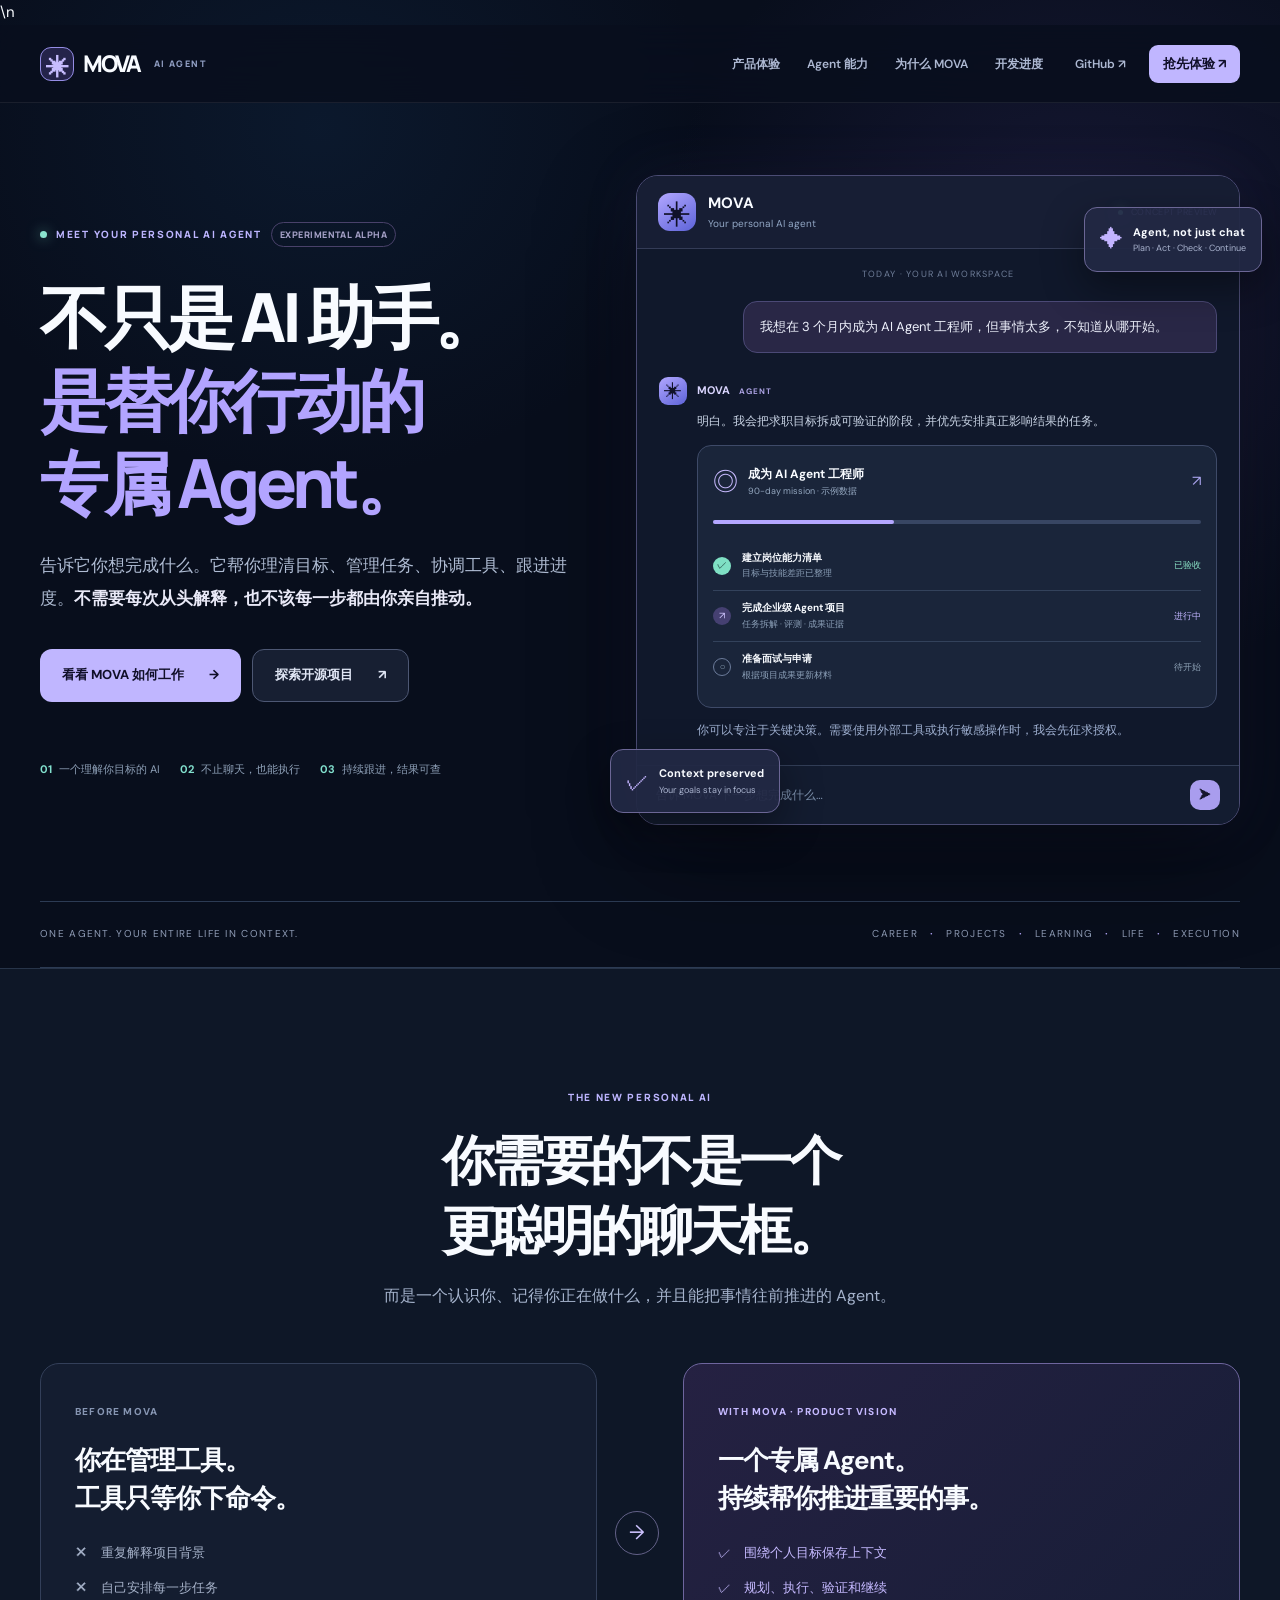
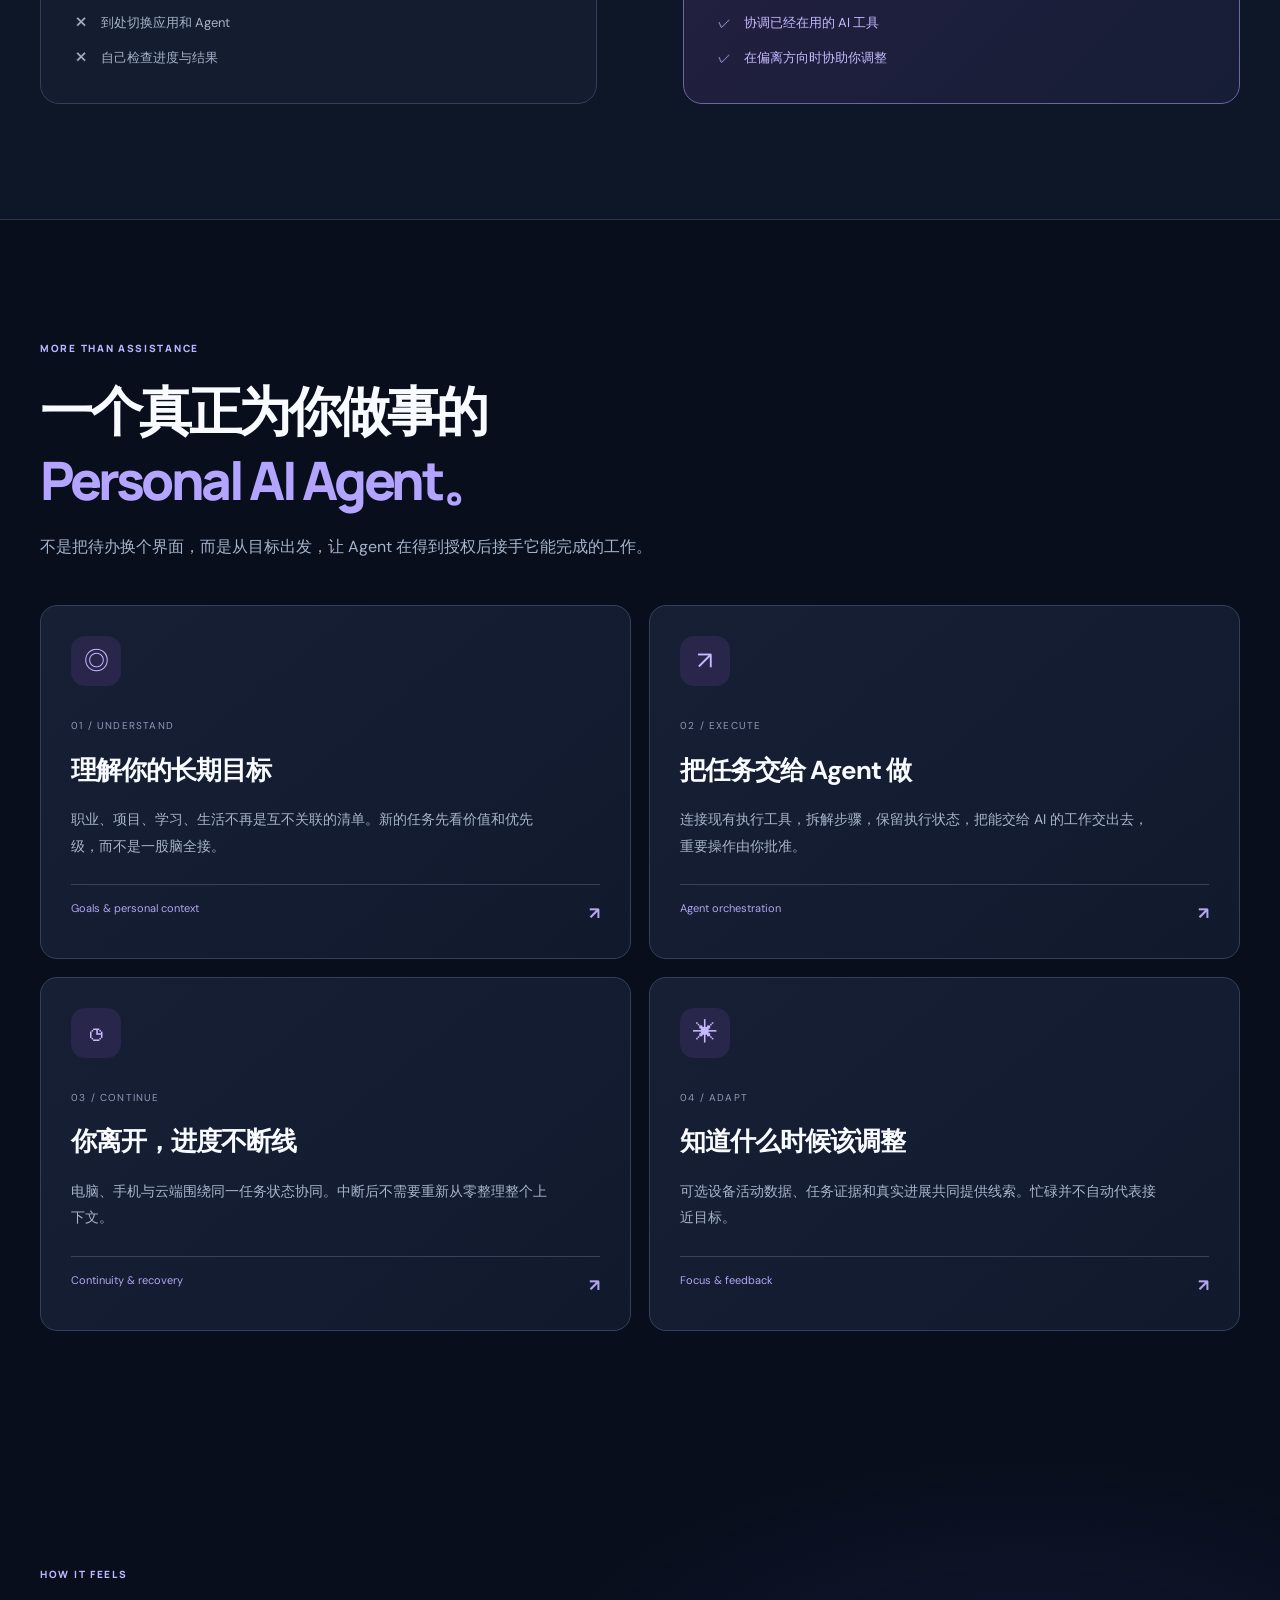
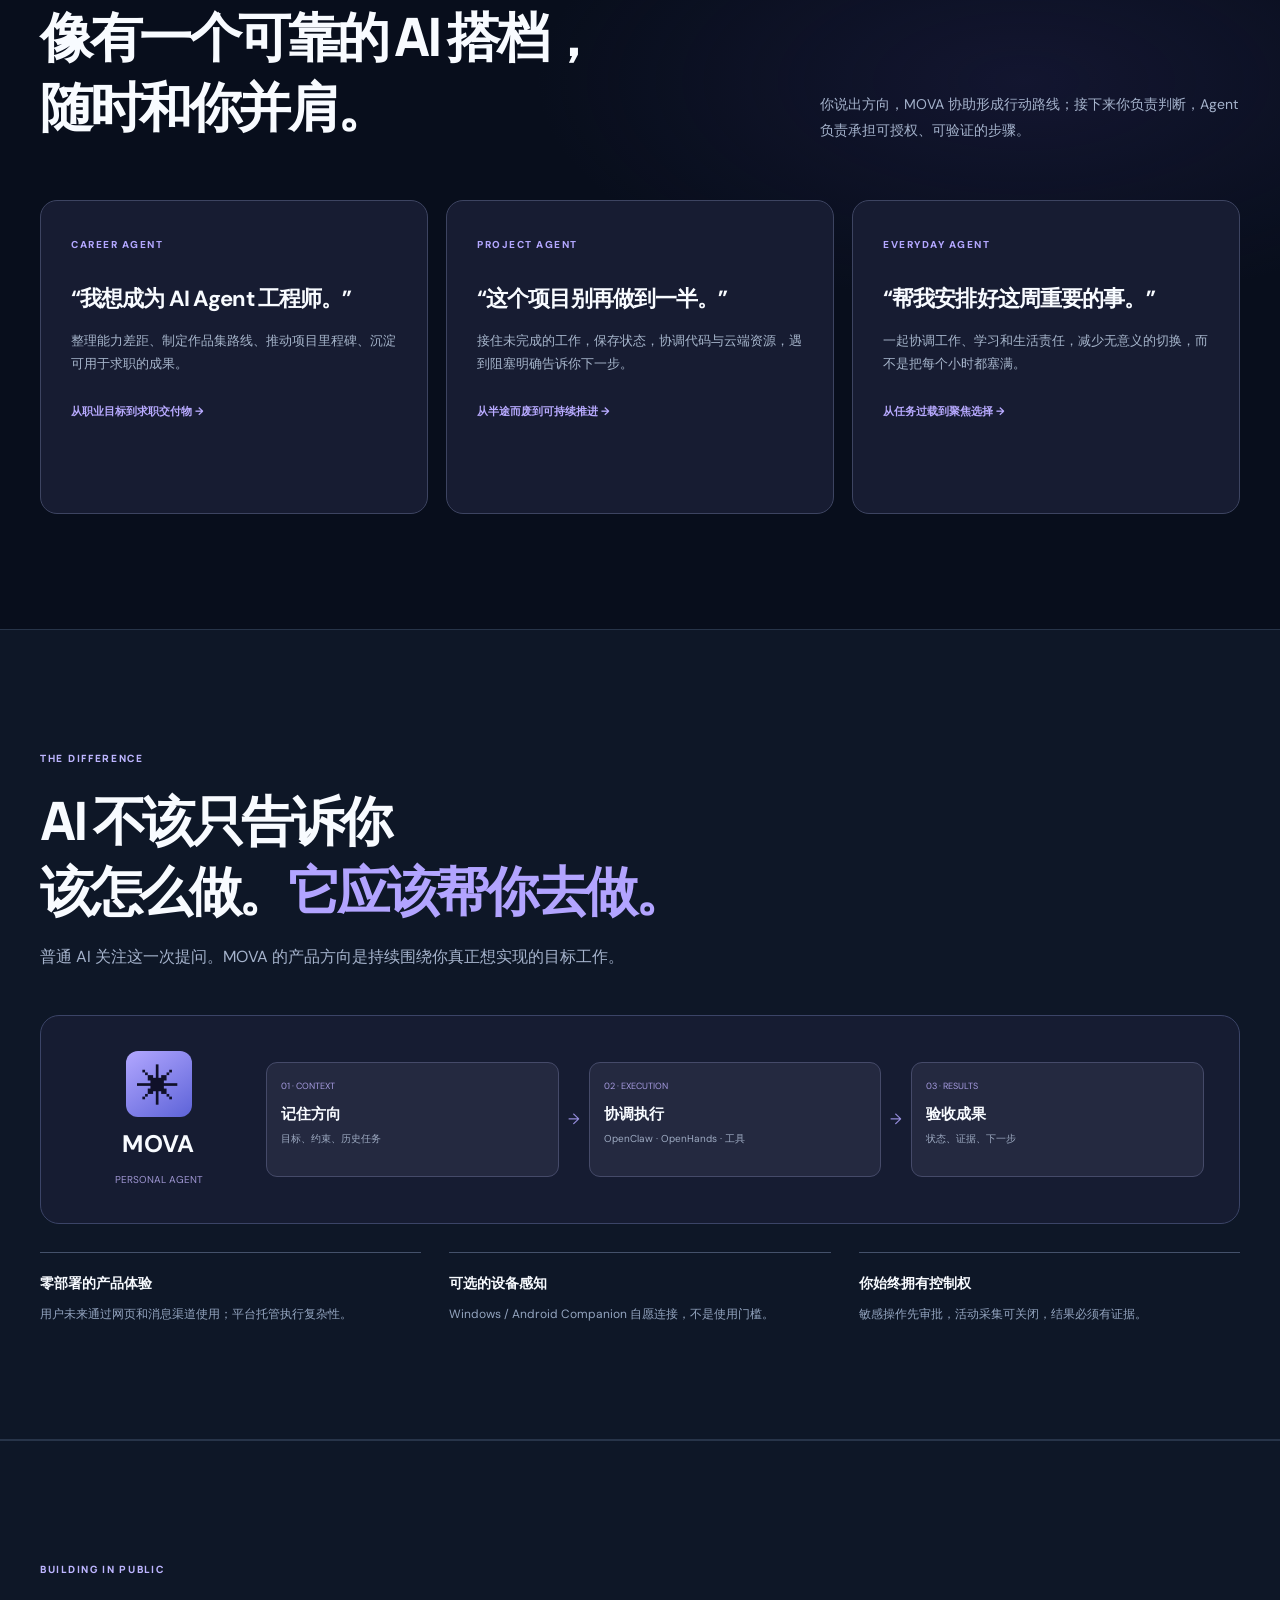
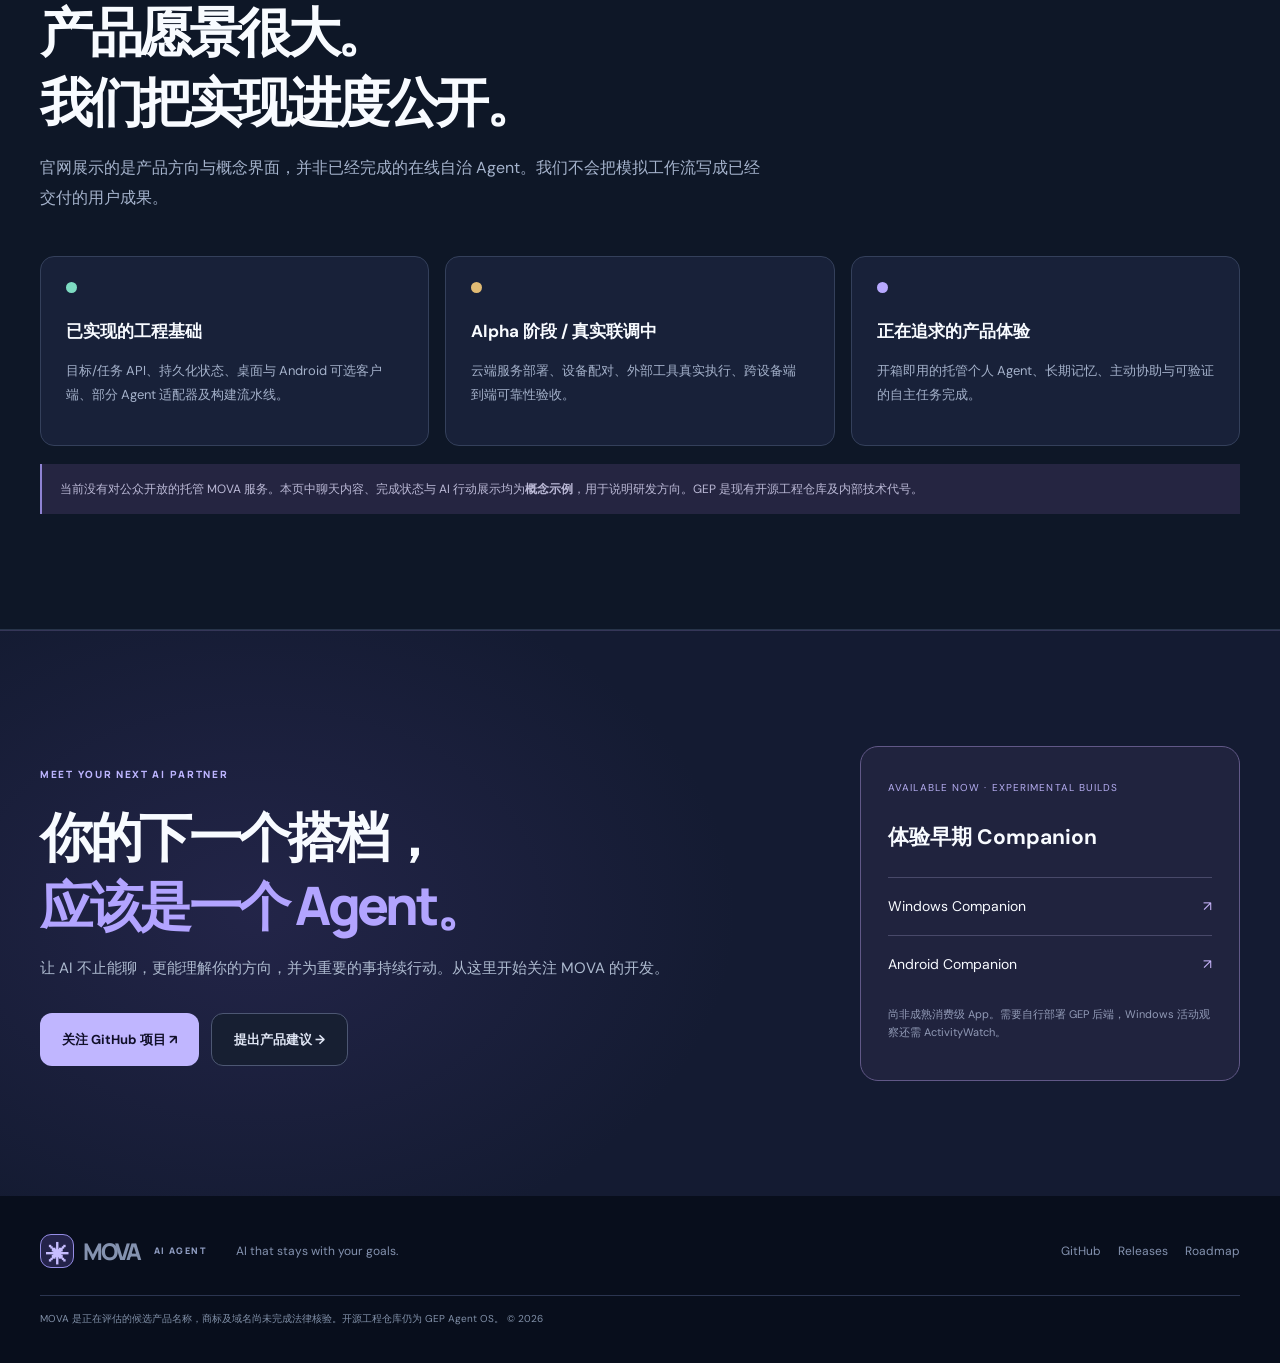
<file: index.html>
<!doctype html>
<html lang="zh-CN"><head>
<meta charset="utf-8"><meta name="viewport" content="width=device-width,initial-scale=1">
<meta name="theme-color" content="#080e1c">\n<meta http-equiv="Cache-Control" content="no-cache, no-store, must-revalidate">
<meta name="description" content="MOVA — 为你而行动的随身 AI Agent。理解长期目标，接手任务，协调工具，跟进结果。从想做，到做成。">
<meta property="og:title" content="MOVA — 你的随身 AI Agent，不只回答，更会行动。">
<meta property="og:description" content="从任务到目标，一个持续记住上下文、协调工作流、跟进成果的个人 AI Agent。">
<meta property="og:type" content="website">
<title>MOVA | 你的随身 AI Agent · 让目标真正发生</title>
<link rel="icon" href="assets/gep-mark.svg?v=20261010b" type="image/svg+xml">
<link rel="stylesheet" href="styles.css?v=20261010b" type="text/css">
<style id="gep-critical-layout">
/* Defensive layout if a desktop browser has a stale or unavailable stylesheet. */
html{box-sizing:border-box}*,*:before,*:after{box-sizing:inherit}
body{margin:0;background:#080e1c;color:#f8fbff}
.container{width:calc(100% - 56px);max-width:1200px;margin-left:auto;margin-right:auto}
.hero{display:grid;grid-template-columns:minmax(0,.97fr) minmax(0,1.03fr);gap:28px;align-items:center}
.hero-copy,.demo-shell,.demo-app{min-width:0}
@media(max-width:950px){.hero{grid-template-columns:minmax(0,1fr)}}
@media(max-width:650px){.container{width:calc(100% - 36px)}}
</style></head><body>
<div class="aura" aria-hidden="true"></div>
<header class="topbar"><div class="container nav">
<a href="#top" class="brand" aria-label="MOVA 首页"><span class="brand-mark"><span>✳</span></span><span>MOVA</span><span class="brand-suffix">AI AGENT</span></a>
<nav aria-label="主导航" class="navlinks"><a href="#product">产品体验</a><a href="#agents">Agent 能力</a><a href="#difference">为什么 MOVA</a><a href="#build">开发进度</a></nav>
<div class="navright"><a class="text-link" target="_blank" rel="noopener" href="https://github.com/Benjamindaoson/gep-agent-os">GitHub ↗</a><a class="pill-button small" href="#early-access">抢先体验 ↗</a></div>
</div></header>
<main id="top">
<section class="hero container">
<div class="hero-copy">
<div class="tagline"><i></i> MEET YOUR PERSONAL AI AGENT <span class="alpha-tag">EXPERIMENTAL ALPHA</span></div>
<h1>不只是 AI 助手。<br><span>是替你行动的<br>专属 Agent。</span></h1>
<p class="hero-desc">告诉它你想完成什么。它帮你理清目标、管理任务、协调工具、跟进进度。<strong>不需要每次从头解释，也不该每一步都由你亲自推动。</strong></p>
<div class="hero-actions"><a class="pill-button" href="#product">看看 MOVA 如何工作 <span>→</span></a><a class="ghost-button" href="https://github.com/Benjamindaoson/gep-agent-os" target="_blank" rel="noopener">探索开源项目 <span>↗</span></a></div>
<div class="hero-foot"><span><b>01</b> 一个理解你目标的 AI</span><span><b>02</b> 不止聊天，也能执行</span><span><b>03</b> 持续跟进，结果可查</span></div>
</div>
<div class="demo-shell">
<div class="demo-halo"></div>
<div class="demo-app" aria-label="MOVA Agent 产品概念演示，非在线运行的 Agent">
<div class="demo-head"><div class="agent-avatar">✳</div><div><strong>MOVA</strong><small>Your personal AI agent</small></div><span class="online"><i></i> CONCEPT PREVIEW</span></div>
<div class="demo-body">
<div class="demo-time">TODAY · YOUR AI WORKSPACE</div>
<div class="bubble-user">我想在 3 个月内成为 AI Agent 工程师，但事情太多，不知道从哪开始。</div>
<div class="ai-turn"><div class="turn-avatar">✳</div><div class="turn-content"><span class="turn-name">MOVA <i>AGENT</i></span>
<p>明白。我会把求职目标拆成可验证的阶段，并优先安排真正影响结果的任务。</p>
<div class="agent-plan">
<div class="plan-header"><span class="plan-icon">◎</span><div><b>成为 AI Agent 工程师</b><small>90-day mission · 示例数据</small></div><span class="plan-link">↗</span></div>
<div class="progress-track"><span></span></div>
<div class="plan-row"><span class="done">✓</span><div><b>建立岗位能力清单</b><small>目标与技能差距已整理</small></div><label>已验收</label></div>
<div class="plan-row"><span class="working">↗</span><div><b>完成企业级 Agent 项目</b><small>任务拆解 · 评测 · 成果证据</small></div><label class="blue">进行中</label></div>
<div class="plan-row"><span class="open">○</span><div><b>准备面试与申请</b><small>根据项目成果更新材料</small></div><label class="dim">待开始</label></div>
</div>
<p class="ai-question">你可以专注于关键决策。需要使用外部工具或执行敏感操作时，我会先征求授权。</p>
</div></div>
</div>
<div class="demo-compose"><span>告诉 MOVA 下一步想完成什么…</span><span class="send-circle">➤</span></div>
</div>
<div class="floating-note note-one"><span>✦</span><div><b>Agent, not just chat</b><small>Plan · Act · Check · Continue</small></div></div>
<div class="floating-note note-two"><span>✓</span><div><b>Context preserved</b><small>Your goals stay in focus</small></div></div>
</div>
</section>
<div class="container"><div class="signal-strip"><span>ONE AGENT. YOUR ENTIRE LIFE IN CONTEXT.</span><div>CAREER <b>·</b> PROJECTS <b>·</b> LEARNING <b>·</b> LIFE <b>·</b> EXECUTION</div></div></div>
<section class="section section-contrast" id="product"><div class="container">
<div class="section-heading center"><span class="kicker">THE NEW PERSONAL AI</span><h2>你需要的不是一个<br>更聪明的聊天框。</h2><p>而是一个认识你、记得你正在做什么，并且能把事情往前推进的 Agent。</p></div>
<div class="shift-grid">
<div class="shift-card old"><span>BEFORE MOVA</span><h3>你在管理工具。<br>工具只等你下命令。</h3><div class="old-list"><div>✕　重复解释项目背景</div><div>✕　自己安排每一步任务</div><div>✕　到处切换应用和 Agent</div><div>✕　自己检查进度与结果</div></div></div>
<div class="shift-arrow">→</div>
<div class="shift-card new"><span>WITH MOVA · PRODUCT VISION</span><h3>一个专属 Agent。<br>持续帮你推进重要的事。</h3><div class="new-list"><div>✓　围绕个人目标保存上下文</div><div>✓　规划、执行、验证和继续</div><div>✓　协调已经在用的 AI 工具</div><div>✓　在偏离方向时协助你调整</div></div></div>
</div>
</div></section>
<section class="section" id="agents"><div class="container">
<div class="section-heading"><span class="kicker">MORE THAN ASSISTANCE</span><h2>一个真正为你做事的<br><span>Personal AI Agent。</span></h2><p>不是把待办换个界面，而是从目标出发，让 Agent 在得到授权后接手它能完成的工作。</p></div>
<div class="feature-grid">
<article class="feature-card"><div class="feature-symbol">◎</div><span>01 / UNDERSTAND</span><h3>理解你的长期目标</h3><p>职业、项目、学习、生活不再是互不关联的清单。新的任务先看价值和优先级，而不是一股脑全接。</p><div class="feature-bottom">Goals & personal context <b>↗</b></div></article>
<article class="feature-card"><div class="feature-symbol">↗</div><span>02 / EXECUTE</span><h3>把任务交给 Agent 做</h3><p>连接现有执行工具，拆解步骤，保留执行状态，把能交给 AI 的工作交出去，重要操作由你批准。</p><div class="feature-bottom">Agent orchestration <b>↗</b></div></article>
<article class="feature-card"><div class="feature-symbol">◷</div><span>03 / CONTINUE</span><h3>你离开，进度不断线</h3><p>电脑、手机与云端围绕同一任务状态协同。中断后不需要重新从零整理整个上下文。</p><div class="feature-bottom">Continuity & recovery <b>↗</b></div></article>
<article class="feature-card"><div class="feature-symbol">✳</div><span>04 / ADAPT</span><h3>知道什么时候该调整</h3><p>可选设备活动数据、任务证据和真实进展共同提供线索。忙碌并不自动代表接近目标。</p><div class="feature-bottom">Focus & feedback <b>↗</b></div></article>
</div>
</div></section>
<section class="section showcase-section" id="experience"><div class="container">
<div class="showcase-top"><div><span class="kicker">HOW IT FEELS</span><h2>像有一个可靠的 AI 搭档，<br>随时和你并肩。</h2></div><p>你说出方向，MOVA 协助形成行动路线；接下来你负责判断，Agent 负责承担可授权、可验证的步骤。</p></div>
<div class="scenarios"><article><span>CAREER AGENT</span><h3>“我想成为 AI Agent 工程师。”</h3><p>整理能力差距、制定作品集路线、推动项目里程碑、沉淀可用于求职的成果。</p><b>从职业目标到求职交付物 →</b></article>
<article><span>PROJECT AGENT</span><h3>“这个项目别再做到一半。”</h3><p>接住未完成的工作，保存状态，协调代码与云端资源，遇到阻塞明确告诉你下一步。</p><b>从半途而废到可持续推进 →</b></article>
<article><span>EVERYDAY AGENT</span><h3>“帮我安排好这周重要的事。”</h3><p>一起协调工作、学习和生活责任，减少无意义的切换，而不是把每个小时都塞满。</p><b>从任务过载到聚焦选择 →</b></article></div>
</div></section>
<section class="section operating-section" id="difference"><div class="container"><div class="section-heading"><span class="kicker">THE DIFFERENCE</span><h2>AI 不该只告诉你<br>该怎么做。<span>它应该帮你去做。</span></h2><p>普通 AI 关注这一次提问。MOVA 的产品方向是持续围绕你真正想实现的目标工作。</p></div>
<div class="operating-diagram"><div class="op-core"><div class="op-avatar">✳</div><strong>MOVA</strong><small>PERSONAL AGENT</small></div><div class="op-flow"><div><small>01 · CONTEXT</small><b>记住方向</b><p>目标、约束、历史任务</p></div><span>→</span><div><small>02 · EXECUTION</small><b>协调执行</b><p>OpenClaw · OpenHands · 工具</p></div><span>→</span><div><small>03 · RESULTS</small><b>验收成果</b><p>状态、证据、下一步</p></div></div></div>
<div class="operating-foot"><div><b>零部署的产品体验</b><span>用户未来通过网页和消息渠道使用；平台托管执行复杂性。</span></div><div><b>可选的设备感知</b><span>Windows / Android Companion 自愿连接，不是使用门槛。</span></div><div><b>你始终拥有控制权</b><span>敏感操作先审批，活动采集可关闭，结果必须有证据。</span></div></div>
</div></section>
<section class="section build-section" id="build"><div class="container"><div class="section-heading"><span class="kicker">BUILDING IN PUBLIC</span><h2>产品愿景很大。<br>我们把实现进度公开。</h2><p>官网展示的是产品方向与概念界面，并非已经完成的在线自治 Agent。我们不会把模拟工作流写成已经交付的用户成果。</p></div>
<div class="build-grid"><div><span class="build-dot green"></span><b>已实现的工程基础</b><p>目标/任务 API、持久化状态、桌面与 Android 可选客户端、部分 Agent 适配器及构建流水线。</p></div><div><span class="build-dot amber"></span><b>Alpha 阶段 / 真实联调中</b><p>云端服务部署、设备配对、外部工具真实执行、跨设备端到端可靠性验收。</p></div><div><span class="build-dot purple"></span><b>正在追求的产品体验</b><p>开箱即用的托管个人 Agent、长期记忆、主动协助与可验证的自主任务完成。</p></div></div>
<div class="build-note">当前没有对公众开放的托管 MOVA 服务。本页中聊天内容、完成状态与 AI 行动展示均为<strong>概念示例</strong>，用于说明研发方向。GEP 是现有开源工程仓库及内部技术代号。</div>
</div></section>
<section class="section final-cta" id="early-access"><div class="container cta-layout"><div><span class="kicker">MEET YOUR NEXT AI PARTNER</span><h2>你的下一个搭档，<br><span>应该是一个 Agent。</span></h2><p>让 AI 不止能聊，更能理解你的方向，并为重要的事持续行动。从这里开始关注 MOVA 的开发。</p><div class="cta-actions"><a class="pill-button" href="https://github.com/Benjamindaoson/gep-agent-os" target="_blank" rel="noopener">关注 GitHub 项目 ↗</a><a class="ghost-button" href="https://github.com/Benjamindaoson/gep-agent-os/issues" target="_blank" rel="noopener">提出产品建议 →</a></div></div>
<div class="release-box"><small>AVAILABLE NOW · EXPERIMENTAL BUILDS</small><h3>体验早期 Companion</h3><a href="https://github.com/Benjamindaoson/gep-agent-os/releases/download/v0.1.0-alpha.1/GEP-Companion-Windows-x64.exe">Windows Companion <span>↗</span></a><a href="https://github.com/Benjamindaoson/gep-agent-os/releases/download/v0.1.0-alpha.1/GEP-Companion-Android-debug.apk">Android Companion <span>↗</span></a><p>尚非成熟消费级 App。需要自行部署 GEP 后端，Windows 活动观察还需 ActivityWatch。</p></div></div></section>
</main>
<footer><div class="container footer"><div class="brand"><span class="brand-mark"><span>✳</span></span><span>MOVA</span><span class="brand-suffix">AI AGENT</span></div><span>AI that stays with your goals.</span><div><a href="https://github.com/Benjamindaoson/gep-agent-os">GitHub</a><a href="https://github.com/Benjamindaoson/gep-agent-os/releases">Releases</a><a href="#build">Roadmap</a></div></div><div class="container footer-note">MOVA 是正在评估的候选产品名称，商标及域名尚未完成法律核验。开源工程仓库仍为 GEP Agent OS。 © 2026</div></footer>
</body></html>
</file>
<file: styles.css>
@import url('https://fonts.googleapis.com/css2?family=DM+Sans:wght@400;500;600;700&family=Manrope:wght@400;500;600;700;800&display=swap');
:root{--bg:#080e1c;--panel:#121a2b;--panel2:#182138;--line:#2b3449;--muted:#9cacc5;--soft:#d7e0ee;--white:#f8fbff;--accent:#b2a4ff;--mint:#82e0ce}
*{box-sizing:border-box}html{scroll-behavior:smooth;scroll-padding-top:84px}body{margin:0;background:var(--bg);color:var(--white);font-family:'DM Sans',Arial,'PingFang SC','Microsoft Yahei',sans-serif;font-size:15px;line-height:1.68;overflow-x:hidden}a{color:inherit;text-decoration:none}button,a{-webkit-tap-highlight-color:transparent}a:focus-visible{outline:2px solid var(--mint);outline-offset:5px}.container{max-width:1200px;margin:0 auto;width:calc(100% - 56px)}.aura{position:absolute;pointer-events:none;top:0;right:0;left:0;height:850px;z-index:-1;background:radial-gradient(ellipse 520px 520px at 84% 32%,#38306a55,transparent 80%),radial-gradient(ellipse 430px 390px at 25% 15%,#14365b44,transparent 90%)}
.topbar{position:sticky;top:0;z-index:40;background:#090f1edc;backdrop-filter:blur(20px);border-bottom:1px solid #ffffff12}.nav{height:77px;display:flex;align-items:center;gap:32px}.brand{font-family:Manrope,Arial,sans-serif;font-size:23px;font-weight:800;letter-spacing:-.08em;display:flex;align-items:center;gap:9px;white-space:nowrap}.brand-mark{width:34px;height:34px;display:grid;place-items:center;border:1px solid #958de5;background:#24234a;border-radius:11px;color:#c7bdff;font-size:23px;letter-spacing:0}.brand-suffix{font-size:9px;letter-spacing:.16em;color:#919fc4;margin-left:4px}.navlinks{display:flex;gap:27px;margin-left:auto}.navlinks a,.text-link{font-size:12px;color:#adb8d2;font-weight:600}.navlinks a:hover,.text-link:hover{color:white}.navright{display:flex;gap:23px;align-items:center}.pill-button,.ghost-button{display:inline-flex;align-items:center;justify-content:space-between;gap:25px;border-radius:12px;min-height:53px;padding:0 22px;font-size:13px;font-weight:700;transition:transform .2s,background .2s}.pill-button{color:#100f29;background:#c0b6ff}.pill-button:hover{transform:translateY(-2px);background:#d1caff}.ghost-button{color:#e0e6f5;border:1px solid #4d5773;background:#171f32}.ghost-button:hover{background:#232d44}.pill-button.small{min-height:38px;border-radius:9px;padding:0 14px}
.hero{display:grid;grid-template-columns:.97fr 1.03fr;min-height:730px;align-items:center;gap:28px;padding-top:72px;padding-bottom:76px}.tagline,.kicker{font-family:Manrope,Arial,sans-serif;color:#bdb5ff;font-weight:800;letter-spacing:.17em;font-size:10px}.tagline{display:flex;align-items:center;gap:9px;flex-wrap:wrap}.tagline i,.online i{height:7px;width:7px;background:#8be3ce;border-radius:50%;box-shadow:0 0 13px #79d8c7a8}.alpha-tag{border:1px solid #49416a;color:#a5a1c7;font-size:9px;padding:4px 8px;border-radius:20px;letter-spacing:.05em}.hero h1,.section-heading h2,.showcase-top h2,.cta-layout h2{font-family:Manrope,'PingFang SC',sans-serif;letter-spacing:-.065em;font-weight:800}.hero h1{font-size:clamp(43px,5.3vw,68px);line-height:1.22;margin:28px 0 25px}.hero h1 span,.section-heading h2 span,.cta-layout h2 span{color:var(--accent)}.hero-desc{font-size:17px;color:#afbcd3;max-width:560px;line-height:1.95;margin:0}.hero-desc strong{color:#e9e9f7;font-weight:600}.hero-actions{display:flex;gap:11px;flex-wrap:wrap;margin-top:34px}.hero-foot{display:flex;flex-wrap:wrap;gap:20px;margin-top:58px;color:#8d9fb6;font-size:11px}.hero-foot b{color:var(--mint);margin-right:4px}
.demo-shell{position:relative;min-height:590px;display:flex;align-items:center;justify-content:center}.demo-halo{position:absolute;width:650px;height:650px;max-width:100%;background:radial-gradient(circle,#6155bf30,transparent 68%);pointer-events:none}.demo-app{position:relative;width:100%;max-width:560px;border:1px solid #4b4c74;background:#10182b;border-radius:22px;box-shadow:0 32px 100px #0007,0 0 60px #625fbd19;overflow:hidden}.demo-head{height:73px;display:flex;align-items:center;gap:12px;padding:0 21px;border-bottom:1px solid #343c57;background:#171e34}.agent-avatar,.turn-avatar,.op-avatar{display:grid;place-items:center;border-radius:12px;background:linear-gradient(145deg,#b2a7ff,#5d63d8);color:#101129;font-size:27px}.agent-avatar{width:38px;height:38px}.demo-head strong,.demo-head small{display:block}.demo-head strong{font-size:15px}.demo-head small{font-size:10px;color:#91a6c4}.online{margin-left:auto;color:#b9abff;font-size:9px;letter-spacing:.06em;white-space:nowrap}.online i{display:inline-block;margin-right:5px;width:5px;height:5px}.demo-body{padding:18px 22px 24px}.demo-time{font-size:9px;letter-spacing:.14em;color:#6f7e99;text-align:center;margin-bottom:19px}.bubble-user{margin-left:auto;max-width:85%;font-size:13px;line-height:1.7;background:#292746;border:1px solid #4b4976;border-radius:14px 14px 4px 14px;padding:14px 16px;color:#edf0fb}.ai-turn{display:flex;gap:10px;margin-top:24px}.turn-avatar{width:28px;height:28px;font-size:18px;flex-shrink:0;border-radius:9px}.turn-content{min-width:0;flex:1}.turn-name{color:#dad5ff;font-size:11px;font-weight:700}.turn-name i{font-size:8px;color:#ada3e4;font-style:normal;letter-spacing:.11em;margin-left:6px}.turn-content>p{font-size:12px;line-height:1.75;color:#c9d4e5;margin:8px 0 13px}.agent-plan{border:1px solid #3e4a68;background:#1a253a;border-radius:14px;padding:15px}.plan-header{display:flex;align-items:center;gap:10px}.plan-icon{color:#c9bbff;font-size:25px}.plan-header>div{flex:1}.plan-header b,.plan-header small{display:block}.plan-header b{font-size:12px}.plan-header small{font-size:9px;color:#94a7bf}.plan-link{color:#a9a3ec}.progress-track{height:4px;background:#384663;border-radius:7px;margin:17px 0}.progress-track>span{display:block;height:100%;background:#b4a7ff;width:37%;border-radius:7px}.plan-row{display:flex;align-items:center;gap:11px;padding:9px 0;border-bottom:1px solid #33425b}.plan-row:last-child{border-bottom:0}.plan-row>span{height:18px;width:18px;border-radius:50%;display:grid;place-items:center;font-size:10px;flex-shrink:0}.plan-row .done{color:#112c2b;background:#7fe0c4}.plan-row .working{color:#d0c6ff;background:#454071}.plan-row .open{color:#879db3;border:1px solid #6c7c9b}.plan-row>div{flex:1}.plan-row b{font-size:10px;display:block}.plan-row small{font-size:9px;display:block;color:#8b9fb7}.plan-row label{font-size:9px;color:#8be3c7;white-space:nowrap}.plan-row label.blue{color:#c1b5ff}.plan-row label.dim{color:#8da1b5}.turn-content .ai-question{color:#9fb0d1;margin:12px 0 0}.demo-compose{display:flex;align-items:center;justify-content:space-between;padding:14px 19px;color:#7d91ad;border-top:1px solid #323e57;background:#131c30;font-size:12px}.send-circle{width:30px;height:30px;display:grid;place-items:center;border-radius:10px;background:#a99dee;color:#17162e}.floating-note{position:absolute;z-index:2;display:flex;align-items:center;gap:10px;background:#222844ee;border:1px solid #6b6695;border-radius:13px;padding:12px 15px;box-shadow:0 15px 40px #0006}.floating-note>span{color:#c3b4ff;font-size:23px}.floating-note b,.floating-note small{display:block}.floating-note b{font-size:11px}.floating-note small{font-size:9px;color:#a8b2cd}.note-one{top:32px;right:-22px}.note-two{bottom:12px;left:-26px}.signal-strip{padding:24px 0;border-top:1px solid #2c3b54;border-bottom:1px solid #2c3b54;display:flex;justify-content:space-between;gap:15px;align-items:center;color:#8f9cb6;font-size:10px;letter-spacing:.13em}.signal-strip>div{display:flex;gap:12px;align-items:center}.signal-strip b{color:#b5a8fc}
.section{padding:115px 0}.section-contrast,.operating-section,.build-section{background:#0e1727;border-top:1px solid #273449;border-bottom:1px solid #273449}.section-heading{margin-bottom:44px;max-width:730px}.section-heading.center{text-align:center;margin:0 auto 52px}.section-heading h2,.showcase-top h2,.cta-layout h2{font-size:clamp(34px,4.35vw,53px);line-height:1.32;margin:16px 0;font-weight:800}.section-heading p,.showcase-top p{color:#a5b3cc;font-size:16px;line-height:1.85}.shift-grid{display:grid;grid-template-columns:1fr 50px 1fr;gap:18px;align-items:center}.shift-card{padding:34px;border:1px solid #333f59;border-radius:19px;min-height:338px;background:#141d30}.shift-card>span{font-size:10px;letter-spacing:.12em;color:#8796b3;font-weight:800}.shift-card h3{font-size:26px;line-height:1.45;letter-spacing:-.04em;margin:19px 0 25px}.old-list,.new-list{display:grid;gap:13px;color:#a5b1c8;font-size:13px}.new{border-color:#6e659e;background:linear-gradient(135deg,#252142,#161d36)}.new>span,.new-list{color:#c5b9ff}.shift-arrow{display:grid;place-items:center;height:44px;width:44px;border-radius:50%;color:#cec3ff;border:1px solid #636188;font-size:20px}.feature-grid{display:grid;grid-template-columns:repeat(2,1fr);gap:18px}.feature-card{background:linear-gradient(140deg,#161f34,#111a2d);border:1px solid #34405b;border-radius:17px;padding:30px;min-height:350px;position:relative}.feature-symbol{display:grid;place-items:center;width:50px;height:50px;background:#28264a;color:#c7b9ff;border-radius:14px;font-size:25px;margin-bottom:26px}.feature-card>span{font-size:10px;letter-spacing:.12em;color:#8f99b9}.feature-card h3{font-size:26px;letter-spacing:-.04em;margin:11px 0 12px}.feature-card p{color:#a7b4cb;font-size:14px;line-height:1.9;max-width:480px}.feature-bottom{font-size:11px;color:#b3a7f1;margin-top:25px;border-top:1px solid #37425c;padding-top:14px;display:flex;justify-content:space-between}.feature-bottom b{font-size:17px}.showcase-section{background:radial-gradient(ellipse 650px 300px at 80% 30%,#2623535c,transparent 75%),var(--bg)}.showcase-top{display:flex;align-items:end;justify-content:space-between;gap:40px;margin-bottom:42px}.showcase-top p{max-width:420px;font-size:14px}.scenarios{display:grid;grid-template-columns:repeat(3,1fr);gap:18px}.scenarios article{border:1px solid #3d4461;background:#171c32;border-radius:17px;padding:30px;min-height:314px}.scenarios span{color:#b3a7ff;font-size:10px;font-weight:800;letter-spacing:.15em}.scenarios h3{font-size:22px;line-height:1.6;letter-spacing:-.04em;margin:25px 0 12px}.scenarios p{font-size:13px;color:#a6b5cb;line-height:1.8}.scenarios b{display:block;font-size:11px;color:#b8aaff;margin-top:26px}.operating-diagram{display:flex;align-items:center;gap:25px;border:1px solid #3b4467;background:#161c32;border-radius:19px;padding:35px}.op-core{display:flex;flex-direction:column;align-items:center;gap:7px;min-width:165px}.op-avatar{width:66px;height:66px;font-size:43px}.op-core strong{font-size:24px;letter-spacing:.02em}.op-core small{font-size:10px;color:#9f96d2}.op-flow{display:flex;flex:1;align-items:center;justify-content:space-between;gap:9px}.op-flow>div{background:#242940;border:1px solid #454a69;border-radius:11px;padding:16px 14px;flex:1;min-height:115px}.op-flow>span{color:#988fdf}.op-flow small,.op-flow b,.op-flow p{display:block}.op-flow small{color:#a69bdf;font-size:9px}.op-flow b{font-size:15px;margin:8px 0 0}.op-flow p{color:#9eabc2;font-size:10px;margin:3px 0}.operating-foot{display:grid;grid-template-columns:repeat(3,1fr);gap:28px;margin-top:28px}.operating-foot>div{border-top:1px solid #44516a;padding-top:19px}.operating-foot b,.operating-foot span{display:block}.operating-foot b{font-size:14px}.operating-foot span{font-size:12px;color:#93a4bf;margin-top:8px}.build-grid{display:grid;grid-template-columns:repeat(3,1fr);gap:16px}.build-grid>div{background:#182139;border:1px solid #34405b;border-radius:14px;padding:25px}.build-dot{height:11px;width:11px;display:block;border-radius:50%;margin-bottom:24px}.green{background:#7ddbc2}.amber{background:#e1bb74}.purple{background:#b7a9ff}.build-grid b{display:block;font-size:17px}.build-grid p{color:#a4b1ca;font-size:13px;line-height:1.85}.build-note{margin-top:18px;border-left:2px solid #8f83d3;background:#252541;padding:15px 18px;color:#bbb9d6;font-size:12px}.final-cta{background:radial-gradient(ellipse 600px 430px at 20% 50%,#39336a65,transparent 80%),#141b32;border-top:1px solid #353658}.cta-layout{display:grid;grid-template-columns:1fr 380px;gap:60px;align-items:center}.cta-layout h2{font-size:clamp(36px,4.4vw,53px);line-height:1.3}.cta-layout p{font-size:15px;color:#aebbd0}.cta-actions{display:flex;gap:12px;flex-wrap:wrap;margin-top:32px}.release-box{border:1px solid #615887;background:#20233e;border-radius:18px;padding:27px}.release-box>small{font-size:10px;color:#b5adf1;letter-spacing:.11em}.release-box h3{font-size:21px}.release-box a{display:flex;justify-content:space-between;padding:17px 0;border-top:1px solid #484969;font-size:14px}.release-box a span{color:#c7b4fb}.release-box p{font-size:11px;color:#919ab6}footer{padding:36px 0;color:#8492af}.footer{display:flex;align-items:center;gap:30px}.footer>span{font-size:12px}.footer>div:last-child{margin-left:auto;display:flex;gap:17px;font-size:12px}.footer-note{border-top:1px solid #2b3550;margin-top:25px;padding-top:14px;font-size:10px;line-height:1.7;color:#8190a8}
@media(max-width:1100px){.navlinks{gap:14px}.hero h1{font-size:54px}.note-one{right:0}.note-two{left:0}}@media(max-width:950px){.navlinks{display:none}.navright{margin-left:auto}.hero{grid-template-columns:1fr;padding-top:65px;gap:15px}.hero h1{font-size:58px}.demo-shell{max-width:620px;width:100%;margin:0 auto}.signal-strip{flex-wrap:wrap;justify-content:center}.shift-grid{grid-template-columns:1fr}.shift-arrow{transform:rotate(90deg);margin:auto}.scenarios{grid-template-columns:1fr}.scenarios article{min-height:0}.operating-diagram{flex-direction:column}.op-flow{width:100%}.cta-layout{grid-template-columns:1fr}.release-box{max-width:520px}}@media(max-width:650px){.container{width:calc(100% - 36px)}.nav{height:68px}.brand{font-size:20px}.brand-suffix{font-size:8px}.text-link{display:none}.hero{padding:55px 0 48px;min-height:auto}.hero h1{font-size:clamp(37px,10vw,48px)}.hero-desc{font-size:14px}.hero-foot{margin-top:28px;gap:10px}.hero-foot span{font-size:10px;flex-basis:47%}.demo-shell{min-height:0;margin:43px 0 0}.demo-app{border-radius:16px}.demo-body{padding:13px}.demo-head{height:61px;padding:0 12px}.online{font-size:7px}.floating-note{display:none}.bubble-user{font-size:11px}.turn-content>p{font-size:11px}.signal-strip{font-size:9px}.signal-strip>div{flex-wrap:wrap;justify-content:center;font-size:9px;gap:7px}.section{padding:76px 0}.section-heading{margin-bottom:29px}.section-heading h2,.showcase-top h2{font-size:34px}.section-heading p,.showcase-top p{font-size:13px}.shift-card{min-height:0;padding:25px}.shift-card h3{font-size:22px}.feature-grid,.build-grid,.operating-foot{grid-template-columns:1fr}.feature-card{min-height:0;padding:25px}.feature-card h3{font-size:23px}.showcase-top{display:block}.operating-diagram{padding:22px}.op-flow{flex-direction:column}.op-flow>span{transform:rotate(90deg)}.op-flow>div{width:100%;min-height:auto}.cta-layout h2{font-size:35px}.footer{flex-wrap:wrap;gap:18px}.footer>div:last-child{margin-left:0;width:100%}.pill-button,.ghost-button{padding:0 16px;font-size:12px;min-height:47px}}@media(prefers-reduced-motion:reduce){html{scroll-behavior:auto}.pill-button:hover{transform:none}}
/* Desktop resilience: fit intrinsic content within every responsive grid column. */
.hero,.feature-grid,.shift-grid,.scenarios,.cta-layout,.build-grid,.operating-foot{min-width:0}
.hero>* ,.feature-grid>*,.shift-grid>*,.scenarios>*,.cta-layout>*,.build-grid>*,.operating-foot>*{min-width:0}
.demo-shell,.demo-app,.turn-content,.ai-turn,.agent-plan,.plan-header{min-width:0;max-width:100%}
.demo-body,.demo-app,.feature-card,.scenarios article{overflow-wrap:break-word}
.hero h1,.section-heading h2,.showcase-top h2,.cta-layout h2{overflow-wrap:anywhere}
@media(min-width:951px){
.hero{grid-template-columns:minmax(0,.97fr) minmax(0,1.03fr)}
.demo-app{width:100%}
.navlinks{min-width:0}
}
@media(min-width:651px) and (max-width:1100px){
.hero{grid-template-columns:minmax(0,.92fr) minmax(0,1.08fr)}
}
</file>
